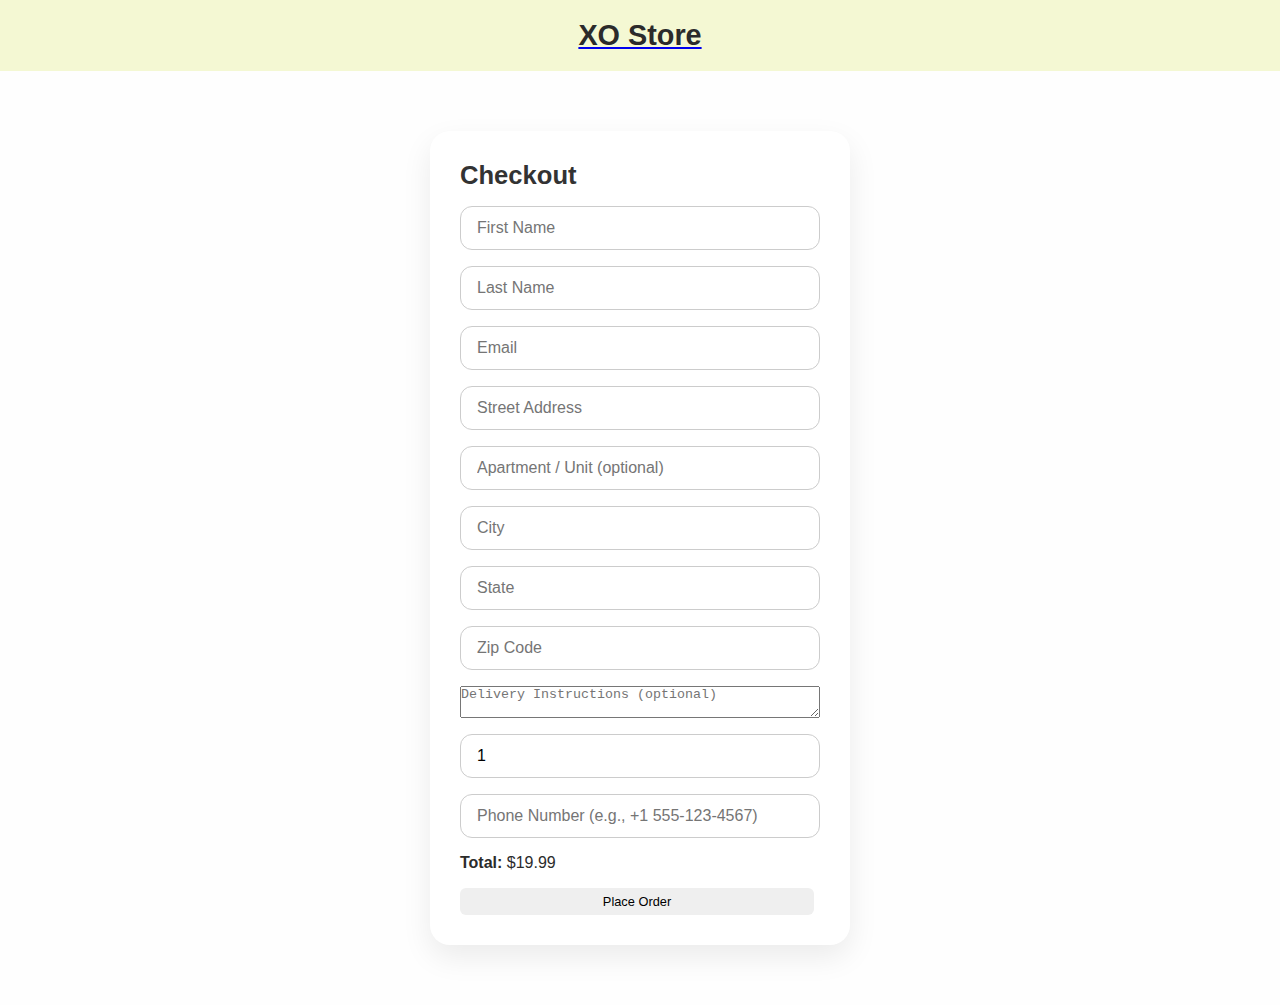
<file: checkout.html>
<!DOCTYPE html>
<html lang="en">
<head>


     <meta name="google-adsense-account" content="ca-pub-6678959622911717">
<script async src="https://pagead2.googlesyndication.com/pagead/js/adsbygoogle.js?client=ca-pub-6678959622911717"
     crossorigin="anonymous"></script>

      <!-- Google tag (gtag.js) -->
<!-- Google Analytics -->
<script async src="https://www.googletagmanager.com/gtag/js?id=G-GS6Q8VWB72"></script>
<script>
  window.dataLayer = window.dataLayer || [];
  function gtag(){dataLayer.push(arguments);}
  gtag('js', new Date());

  gtag('config', 'G-GS6Q8VWB72');
</script>


<!-- Primary Meta Tags -->
<title>XO Store – Luxury Fragrance Pendant</title>
<meta name="title" content="XO Store – Luxury Fragrance Pendant">
<meta name="description" content="Shop the XO Pendant – a sleek, stylish wearable fragrance that redefines personal scent. Subtle. Elegant. Unforgettable.">

<!-- Open Graph / Facebook -->
<meta property="og:type" content="website">
<meta property="og:url" content="https://www.xostore.online/"> <!-- Replace with your URL -->
<meta property="og:title" content="XO Store – Luxury Fragrance Pendant">
<meta property="og:description" content="Shop the XO Pendant – a sleek, stylish wearable fragrance that redefines personal scent. Subtle. Elegant. Unforgettable.">
<meta property="og:image" content="https://www.yourwebsite.com/images/og-image.jpg"> <!-- Replace with actual OG image URL -->

<!-- Twitter -->
<meta property="twitter:card" content="summary_large_image">
<meta property="twitter:url" content="https://www.xostore.online/"> <!-- Replace with your URL -->
<meta property="twitter:title" content="XO Store – Luxury Fragrance Pendant">
<meta property="twitter:description" content="Shop the XO Pendant – a sleek, stylish wearable fragrance that redefines personal scent. Subtle. Elegant. Unforgettable.">
<meta property="twitter:image" content="https://www.yourwebsite.com/images/og-image.jpg"> <!-- Replace with actual OG image URL -->

<!-- Additional SEO -->
<meta name="robots" content="index, follow">
<meta name="keywords" content="fragrance pendant, wearable scent, XO Store, perfume jewelry, stylish scent, minimalist fragrance, unique gift">
<meta name="author" content="Omer Khan Lodhi">
<link rel="canonical" href="https://www.xostore.online/checkout.html"> <!-- Update to match page URL -->


     <link rel="icon" href="favicon.ico" type="image/x-icon">
<link rel="icon" href="favicon-16x16.png" type="image/x-icon">
<link rel="icon" href="favicon-32x32.png" type="image/x-icon">


<link rel="stylesheet" href="styles.css" />

  <meta charset="UTF-8" />
  <meta name="viewport" content="width=device-width, initial-scale=1.0"/>
  <title>XO Store – Fragrance Pendant</title>
  <link rel="stylesheet" href="styles.css" />
</head>
<body>


    <header class="navbar">
        <a href="index.html"><h1 class="logo">XO Store</h1></a>
      </header>

      
  <section class="checkout-section">
    <div class="checkout-card">
      <h2>Checkout</h2>
      <form id="checkout-form">
        <input type="text" name="first_name" placeholder="First Name" required />
        <input type="text" name="last_name" placeholder="Last Name" required />
        <input type="email" name="user_email" placeholder="Email" required />
        <input type="text" name="street_address" placeholder="Street Address" required />
        <input type="text" name="apartment_unit" placeholder="Apartment / Unit (optional)" />
        <input type="text" name="city" placeholder="City" required />
        <input type="text" name="state" placeholder="State" required />
        <input type="text" name="zip_code" placeholder="Zip Code" required />
        <textarea name="delivery_instructions" placeholder="Delivery Instructions (optional)"></textarea>
        <input type="number" name="quantity" id="quantity" value="1" min="1" required />
        <input type="tel" name="phone_number" placeholder="Phone Number (e.g., +1 555-123-4567)" pattern="^\+1\s?\(?\d{3}\)?[-.\s]?\d{3}[-.\s]?\d{4}$" required />

        <p><strong>Total: </strong><span id="total">$19.99</span></p>
      
        <button type="submit">Place Order</button>
      </form>
      
      
    </div>
  </section>

  <script src="https://cdn.emailjs.com/dist/email.min.js"></script>
  <script type="text/javascript">
    emailjs.init("8xLW0VLMthuCvusTJ"); // Your EmailJS public key
  
    const form = document.getElementById("checkout-form");
    const quantityInput = document.getElementById("quantity");
    const totalDisplay = document.getElementById("total");
    const price = 19.99;
  
    quantityInput.addEventListener("input", () => {
      const qty = parseInt(quantityInput.value) || 1;
      totalDisplay.textContent = `$${(qty * price).toFixed(2)}`;
    });
  
    form.addEventListener("submit", function (e) {
      e.preventDefault();
      emailjs.sendForm("service_v5dkktd", "template_r7luqtf", this).then(
        () => {
          alert("Order sent successfully! We'll contact you shortly.");
          form.reset();
          totalDisplay.textContent = "$29.99"; // Corrected to match your price
        },
        (error) => {
          alert("Failed to send order. Please try again later.");
          console.error("FAILED...", error);
        }
      );
    });
  </script>
  


<div id="popup" class="popup">
    <div class="popup-content">
      <h3>Thank you for your order!</h3>
      <p>We'll contact you shortly via email.</p>
      <button id="close-popup">Close</button>
    </div>
  </div>
  
</body>
</html>
</file>
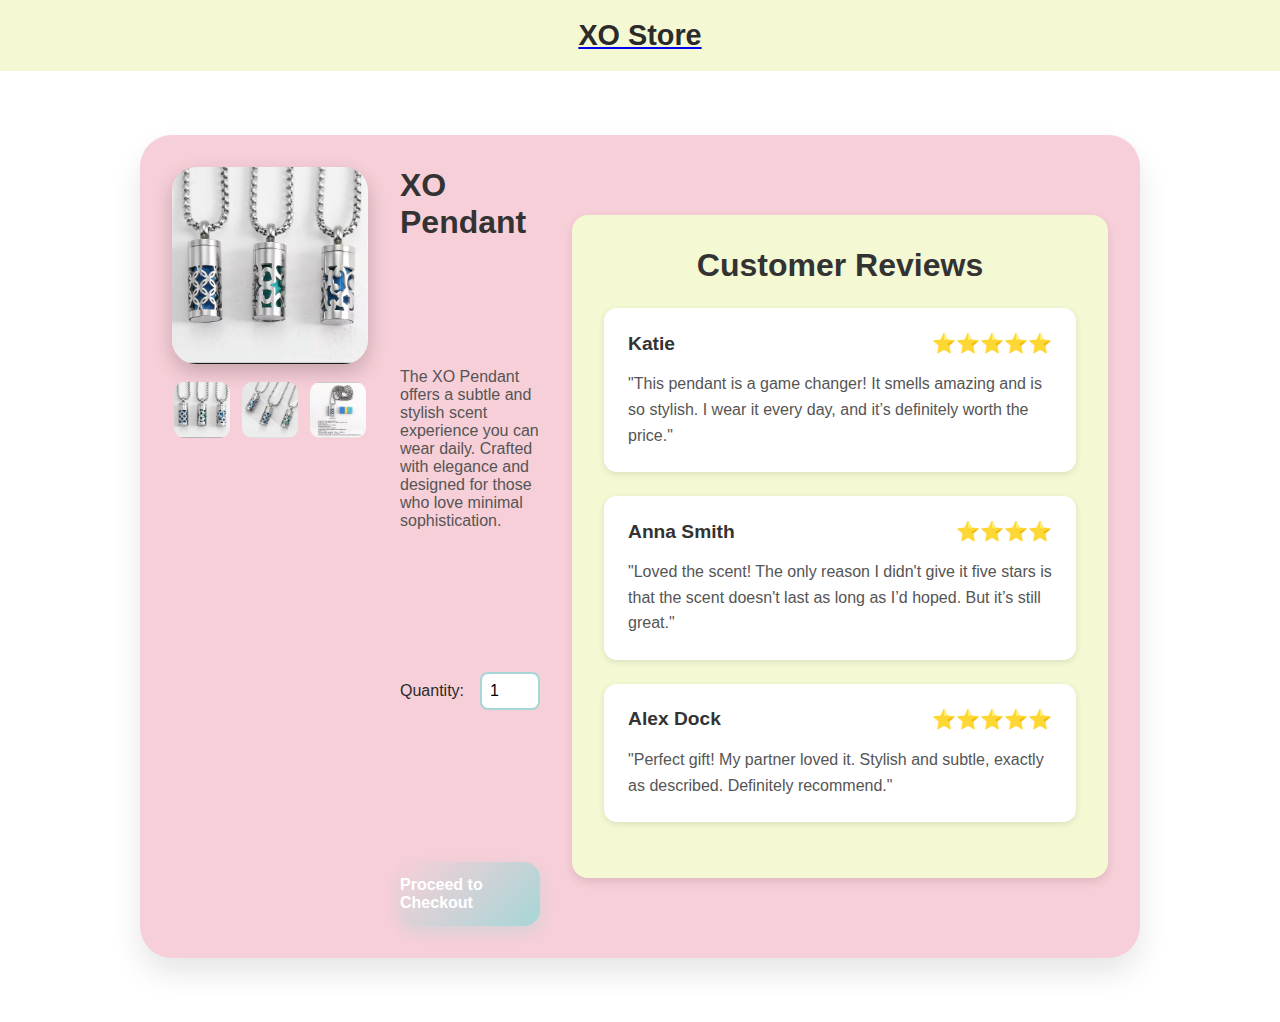
<file: product.html>
<!DOCTYPE html>
<html lang="en">
<head>
<meta name="google-adsense-account" content="ca-pub-6678959622911717">

  <script async src="https://pagead2.googlesyndication.com/pagead/js/adsbygoogle.js?client=ca-pub-6678959622911717"
     crossorigin="anonymous"></script>
  
      <!-- Google tag (gtag.js) -->
<!-- Google Analytics -->
<script async src="https://www.googletagmanager.com/gtag/js?id=G-GS6Q8VWB72"></script>
<script>
  window.dataLayer = window.dataLayer || [];
  function gtag(){dataLayer.push(arguments);}
  gtag('js', new Date());

  gtag('config', 'G-GS6Q8VWB72');
</script>


<!-- Primary Meta Tags -->
<title>XO Store – Luxury Fragrance Pendant</title>
<meta name="title" content="XO Store – Luxury Fragrance Pendant">
<meta name="description" content="Shop the XO Pendant – a sleek, stylish wearable fragrance that redefines personal scent. Subtle. Elegant. Unforgettable.">

<!-- Open Graph / Facebook -->
<meta property="og:type" content="website">
<meta property="og:url" content="https://www.xostore.online/"> <!-- Replace with your URL -->
<meta property="og:title" content="XO Store – Luxury Fragrance Pendant">
<meta property="og:description" content="Shop the XO Pendant – a sleek, stylish wearable fragrance that redefines personal scent. Subtle. Elegant. Unforgettable.">
<meta property="og:image" content="https://www.yourwebsite.com/images/og-image.jpg"> <!-- Replace with actual OG image URL -->

<!-- Twitter -->
<meta property="twitter:card" content="summary_large_image">
<meta property="twitter:url" content="https://www.xostore.online/"> <!-- Replace with your URL -->
<meta property="twitter:title" content="XO Store – Luxury Fragrance Pendant">
<meta property="twitter:description" content="Shop the XO Pendant – a sleek, stylish wearable fragrance that redefines personal scent. Subtle. Elegant. Unforgettable.">
<meta property="twitter:image" content="https://www.yourwebsite.com/images/og-image.jpg"> <!-- Replace with actual OG image URL -->

<!-- Additional SEO -->
<meta name="robots" content="index, follow">
<meta name="keywords" content="fragrance pendant, wearable scent, XO Store, perfume jewelry, stylish scent, minimalist fragrance, unique gift">
<meta name="author" content="Omer Khan Lodhi">
<link rel="canonical" href="https://www.xostore.online/checkout.html"> <!-- Update to match page URL -->




  <link rel="icon" href="favicon.ico" type="image/x-icon">
<link rel="icon" href="favicon-16x16.png" type="image/x-icon">
<link rel="icon" href="favicon-32x32.png" type="image/x-icon">

<link rel="stylesheet" href="styles.css" />
</head>
<body>
    

  <header class="navbar">
    <a href="index.html"><h1 class="logo">XO Store</h1></a>
  </header>



<section class="product-page">
    <div class="product-card">
      
      <!-- Image Gallery -->
      <div class="product-gallery">
        <img src="productimg1.png.jpg" alt="XO Pendant Image" class="main-image" id="mainImage">
        <div class="thumbnails">
          <img src="productimg1.png.jpg" alt="Thumb 1" onclick="changeImage('productimg1.png.jpg')">
          <img src="productimg2.png.jpg" alt="Thumb 2" onclick="changeImage('productimg2.png.jpg')">
          <img src="productimg3.jpg" alt="Thumb 3" onclick="changeImage('productimg3.jpg')">
        </div>
      </div>
  
      <!-- Product Details -->
      <div class="product-info">
        <h2>XO Pendant</h2>
        <p class="description">
          The XO Pendant offers a subtle and stylish scent experience you can wear daily. Crafted with elegance and designed for those who love minimal sophistication.
        </p>
        
        <!-- Quantity Selector -->
        <div class="quantity-selector">
          <label for="quantity">Quantity:</label>
          <input type="number" id="quantity" name="quantity" min="1" value="1">
        </div>
  
        <!-- Checkout Button -->
        <a href="checkout.html" target="_blank" class="checkout-btn">Proceed to Checkout</a>




      </div>

      <!-- Reviews Section -->
<section class="reviews">
    <h3>Customer Reviews</h3>
    <div class="review-card">
      <div class="review-header">
        <div class="reviewer-name">Katie</div>
        <div class="review-stars">
          <span>⭐⭐⭐⭐⭐</span>
        </div>
      </div>
      <p class="review-text">
        "This pendant is a game changer! It smells amazing and is so stylish. I wear it every day, and it’s definitely worth the price."
      </p>
    </div>
  
    <div class="review-card">
      <div class="review-header">
        <div class="reviewer-name">Anna Smith</div>
        <div class="review-stars">
          <span>⭐⭐⭐⭐</span>
        </div>
      </div>
      <p class="review-text">
        "Loved the scent! The only reason I didn't give it five stars is that the scent doesn't last as long as I’d hoped. But it’s still great."
      </p>
    </div>
  
    <div class="review-card">
      <div class="review-header">
        <div class="reviewer-name">Alex Dock</div>
        <div class="review-stars">
          <span>⭐⭐⭐⭐⭐</span>
        </div>
      </div>
      <p class="review-text">
        "Perfect gift! My partner loved it. Stylish and subtle, exactly as described. Definitely recommend."
      </p>
    </div>
  </section>
  

      <script>
        function changeImage(src) {
          document.getElementById('mainImage').src = src;
        }
      </script>


    </div>
  </section>
</file>
<file: styles.css>
:root {
    --pink: #F7CFD8;
    --mint: #A6D6D6;
    --pastel-green: #F4F8D3;
    --text: #2b2b2b;
    --white: #ffffff;
  }
  
  /* Reset + Base */
  * {
    margin: 0;
    padding: 0;
    box-sizing: border-box;
  }
  
  body {
    font-family: 'Segoe UI', sans-serif;
    background-color: var(--pastel-green);
    color: var(--text);
  }
  
  /* Navbar */
  .navbar {
    padding: 1.2rem 2rem;
    background-color: transparent;
    text-align: center;
  }
  
  .logo {
    font-size: 1.8rem;
    font-weight: bold;
    color: var(--text);
  }
  
  .hero {
    height: 100vh;
    background: linear-gradient(135deg, #F7CFD8, #F4F8D3, #A6D6D6);
    display: flex;
    align-items: center;
    justify-content: center;
    text-align: center;
    padding: 2rem;
    position: relative;
    overflow: hidden;
  }
  
  .hero-content {
    display: flex;
    flex-direction: column;
    align-items: center;
    gap: 2rem;
  }
  
  .hero-title {
    font-size: 2.5rem;
    color: #333;
    font-weight: bold;
  }
  
  .hero-description {
    font-size: 1.2rem;
    color: #444;
    max-width: 600px;
  }
  
  /* Product Card */
  .card {
    position: relative;
    width: 240px;
    background: linear-gradient(145deg, #ffffff, #e6e6e6);
    border-radius: 20px;
    box-shadow: 0 0 25px rgba(0,0,0,0.1);
    overflow: hidden;
    padding: 1rem;
    font-family: 'Segoe UI', sans-serif;
    transition: 0.3s ease;
  }
  
  .card:hover {
    transform: scale(1.05);
    box-shadow: 0 0 35px rgba(0, 0, 0, 0.15);
  }
  
  .product-images {
    display: flex;

    margin-bottom: 1rem;
    overflow-x: auto;
  }
  
  .product-images img {
    width: 100%;
    height: 300px;
    border-radius: 10px;
    object-fit: cover;
    transition: transform 0.3s;
  }
  
  .product-images img:hover {
    transform: scale(1.1);
  }
  
  .heading {
    font-size: 1.1rem;
    font-weight: 600;
    margin-bottom: 0.3rem;
  }
  
  .details {
    font-size: 0.9rem;
    color: #555;
    margin-bottom: 0.5rem;
  }
  
  .price {
    font-weight: bold;
    font-size: 1rem;
    margin-bottom: 0.7rem;
  }
  
  button {
    padding: 6px 12px;
    border-radius: 6px;
    border: none;
    font-size: 0.8rem;
    cursor: pointer;
    transition: 0.2s ease-in-out;
    margin-right: 6px;
  }
  
  .btn1 {
    background-color: #F7CFD8;
    color: #000;
  }
  
  .btn1:hover {
    background-color: #eab9c4;
  }
  
  .btn2 {
    background-color: #A6D6D6;
    color: #000
  }
  
  @keyframes floatCard {
    0% {
      transform: translateY(0px);
    }
    100% {
      transform: translateY(-10px);
    }
  }
  

  .product-page {
    display: flex;
    justify-content: center;
    align-items: center;
    padding: 4rem 2rem;
    background-color: #fff;
    font-family: 'Helvetica Neue', sans-serif;
  }
  
  .product-card {
    display: flex;
    flex-direction: row;
    gap: 2rem;
    max-width: 1000px;
    width: 100%;
    background: #F7CFD8;
    border-radius: 2rem;
    box-shadow: 0 15px 30px rgba(0, 0, 0, 0.1);
    padding: 2rem;
    overflow: hidden;
  }
  
  .product-gallery {
    flex: 1;
    display: flex;
    flex-direction: column;
    align-items: center;
  }
  
  .product-gallery .main-image {
    width: 100%;
    max-width: 350px;
    border-radius: 1.5rem;
    object-fit: cover;
    box-shadow: 0 8px 20px rgba(0, 0, 0, 0.2);
  }
  
  .thumbnails {
    margin-top: 1rem;
    display: flex;
    gap: 0.5rem;
  }
  
  .thumbnails img {
    width: 60px;
    height: 60px;
    object-fit: cover;
    border-radius: 0.75rem;
    cursor: pointer;
    transition: transform 0.2s ease;
    border: 2px solid transparent;
  }
  
  .thumbnails img:hover {
    transform: scale(1.05);
    border-color: #A6D6D6;
  }
  
  .product-info {
    flex: 1;
    display: flex;
    flex-direction: column;
    justify-content: space-between;
  }
  
  .product-info h2 {
    font-size: 2rem;
    margin-bottom: 1rem;
    color: #333;
  }
  
  .description {
    font-size: 1rem;
    color: #555;
    margin-bottom: 2rem;
  }
  
  .quantity-selector {
    margin-bottom: 2rem;
    display: flex;
    align-items: center;
    gap: 1rem;
  }
  
  .quantity-selector input[type="number"] {
    width: 60px;
    padding: 0.5rem;
    border-radius: 0.5rem;
    border: 2px solid #A6D6D6;
    font-size: 1rem;
  }
  
  .checkout-btn {
    padding: 0.75rem 1.5rem;
    background: #A6D6D6;
    color: #fff;
    font-size: 1rem;
    border: none;
    border-radius: 1rem;
    cursor: pointer;
    transition: background 0.3s ease;
  }
  
  .checkout-btn:hover {
    background: #89c0c0;
  }
  
  
  /* Footer */
  footer {
    text-align: center;
    padding: 1rem;
    background-color: var(--text);
    color: var(--white);
    font-size: 0.9rem;
  }
  
  @media (max-width: 768px) {
    .product-card {
      flex-direction: column;
      align-items: center;
      padding: 1.5rem;
    }
  
    .product-gallery,
    .product-info {
      width: 100%;
    }
  
    .product-gallery .main-image {
      max-width: 100%;
    }
  
    .thumbnails {
      justify-content: center;
      flex-wrap: wrap;
    }
  
    .product-info h2 {
      font-size: 1.75rem;
      text-align: center;
    }
  
    .description,
    .quantity-selector,
    .checkout-btn {
      text-align: center;
      width: 100%;
    }
  
    .quantity-selector {
      flex-direction: column;
      gap: 0.5rem;
    }
  
    .checkout-btn {
      width: 100%;
    }
  }
  
  @media (max-width: 480px) {
    .product-card {
      padding: 1rem;
      border-radius: 1rem;
    }
  
    .product-info h2 {
      font-size: 1.5rem;
    }
  
    .thumbnails img {
      width: 50px;
      height: 50px;
    }
  
    .quantity-selector input[type="number"] {
      width: 50px;
    }
  
    .checkout-btn {
      font-size: 0.95rem;
      padding: 0.6rem 1rem;
    }
  }

  /* Reviews Section Styling */
.reviews {
    margin: 3rem 0;
    padding: 2rem;
    background-color: #F4F8D3;
    border-radius: 1rem;
    box-shadow: 0 4px 10px rgba(0, 0, 0, 0.1);
  }
  
  .reviews h3 {
    font-size: 2rem;
    text-align: center;
    margin-bottom: 1.5rem;
    color: #333;
  }
  
  .review-card {
    background-color: #fff;
    padding: 1.5rem;
    border-radius: 0.8rem;
    box-shadow: 0 2px 6px rgba(0, 0, 0, 0.1);
    margin-bottom: 1.5rem;
  }
  
  .review-header {
    display: flex;
    justify-content: space-between;
    align-items: center;
    margin-bottom: 1rem;
  }
  
  .reviewer-name {
    font-weight: bold;
    font-size: 1.2rem;
    color: #333;
  }
  
  .review-stars span {
    color: #FFB400; /* Gold color for stars */
    font-size: 1.2rem;
  }
  
  .review-text {
    font-size: 1rem;
    color: #555;
    line-height: 1.6;
  }
  
  @media (max-width: 768px) {
    .reviews {
      padding: 1.5rem;
    }
  
    .review-card {
      padding: 1rem;
    }
  
    .review-header {
      flex-direction: column;
      align-items: flex-start;
    }
  
    .reviewer-name {
      margin-bottom: 0.5rem;
    }
  }
  
  .checkout-btn {
    display: inline-block;
    padding: 14px 28px;
    font-size: 1rem;
    font-weight: 600;
    color: #fff;
    background: linear-gradient(135deg, #F7CFD8, #A6D6D6);
    border: none;
    border-radius: 2rem;
    text-decoration: none;
    transition: transform 0.2s ease, box-shadow 0.2s ease;
    box-shadow: 0 6px 15px rgba(166, 214, 214, 0.4);
  }
  
  .checkout-btn:hover {
    transform: scale(1.05);
    box-shadow: 0 8px 20px rgba(166, 214, 214, 0.6);
  }
  
  .checkout-section {
    display: flex;
    justify-content: center;
    align-items: center;
    padding: 60px 20px;
    background-color: #fefefe;
  }
  
  .checkout-card {
    max-width: 420px;
    width: 100%;
    padding: 30px;
    border-radius: 20px;
    box-shadow: 0 12px 30px rgba(0, 0, 0, 0.08);
    background-color: #fff;
  }
  
  .checkout-card h2 {
    font-size: 1.6rem;
    margin-bottom: 1rem;
    color: #333;
  }
  
  .checkout-card form {
    display: flex;
    flex-direction: column;
    gap: 16px;
  }
  
  .checkout-card input {
    padding: 12px 16px;
    border-radius: 12px;
    border: 1px solid #ccc;
    font-size: 1rem;
  }
  
  .summary {
    background-color: #F4F8D3;
    padding: 16px;
    border-radius: 12px;
    font-size: 1rem;
  }
  
  .checkout-btn {
    margin-top: 10px;
    padding: 14px 0;
    border: none;
    border-radius: 1rem;
    font-size: 1rem;
    font-weight: bold;
    color: #fff;
    background: linear-gradient(135deg, #F7CFD8, #A6D6D6);
    box-shadow: 0 6px 15px rgba(166, 214, 214, 0.4);
    transition: 0.3s ease;
    cursor: pointer;
  }
  
  .checkout-btn:hover {
    transform: scale(1.05);
    box-shadow: 0 10px 25px rgba(166, 214, 214, 0.6);
  }
  .popup {
    position: fixed;
    top: 0;
    left: 0;
    width: 100%;
    height: 100%;
    display: none;
    background: rgba(0, 0, 0, 0.6);
    justify-content: center;
    align-items: center;
    z-index: 1000;
  }
  
  .popup-content {
    background: #fff;
    padding: 2rem 2.5rem;
    border-radius: 16px;
    box-shadow: 0 0 25px rgba(0, 0, 0, 0.15);
    text-align: center;
    max-width: 350px;
    width: 90%;
  }
  
  .popup-content h3 {
    color: #A6D6D6;
    margin-bottom: 10px;
  }
  
  .popup-content button {
    margin-top: 15px;
    padding: 0.6rem 1.2rem;
    border: none;
    background-color: #A6D6D6;
    color: white;
    font-weight: bold;
    border-radius: 8px;
    cursor: pointer;
    transition: background-color 0.3s ease;
  }
  
  .popup-content button:hover {
    background-color: #8bc2c2;
  }
</file>
